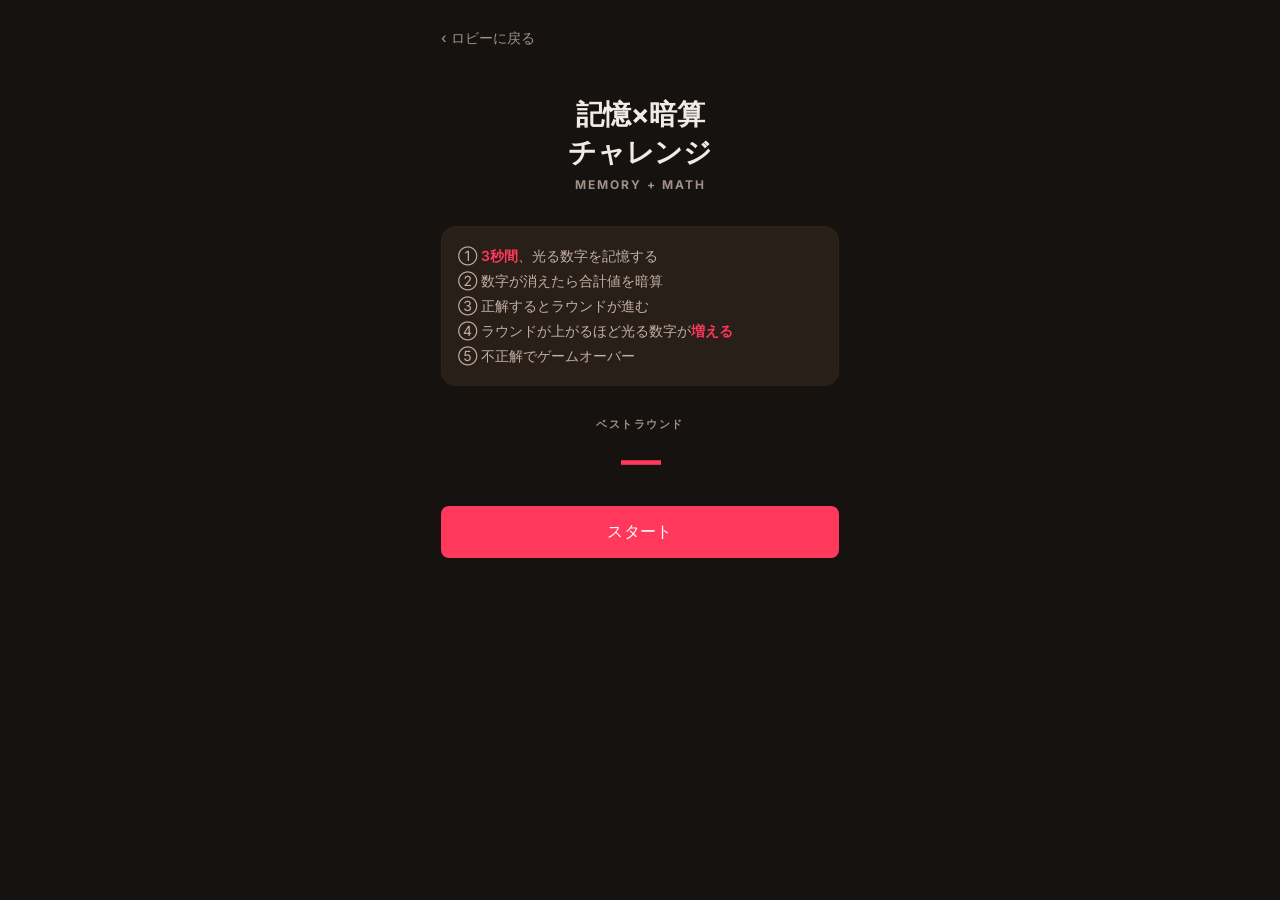
<file: games/memory-plus/index.html>
<!DOCTYPE html>
<html lang="ja">
<head>
<meta charset="UTF-8">
<meta name="viewport" content="width=device-width, initial-scale=1.0, viewport-fit=cover">
<meta name="apple-mobile-web-app-capable" content="yes">
<meta name="apple-mobile-web-app-status-bar-style" content="black-translucent">
<meta name="apple-mobile-web-app-title" content="記憶×暗算">
<title>記憶×暗算チャレンジ</title>
<link rel="manifest" href="/friend-games/manifest.json">
<link rel="apple-touch-icon" href="/friend-games/icons/apple-touch-icon.png">
<link rel="icon" type="image/png" sizes="32x32" href="/friend-games/icons/favicon-32.png">
<link rel="preconnect" href="https://fonts.googleapis.com">
<link href="https://fonts.googleapis.com/css2?family=Inter:wght@400;500;600;700&display=swap" rel="stylesheet">
<link rel="stylesheet" href="../../style.css">
<style>
/* ゲーム固有トークン */
:root {
  --lit:       #f59e0b;
  --lit-dim:   rgba(245, 158, 11, 0.14);
  --ok-dim:    rgba(34, 197, 94, 0.14);
  --ng-dim:    rgba(239, 68, 68, 0.14);
}

@media (max-height: 600px) {
  .game-title   { font-size: 20px !important; }
  .rules-box    { padding: var(--sp-md); font-size: 13px; }
  .countdown-num{ font-size: 52px !important; }
  .cell         { font-size: 14px; }
  .score-value  { font-size: 20px !important; }
  .result-verdict { font-size: 32px !important; margin: var(--sp-md) 0 !important; }
}
@media (max-height: 500px) {
  .rules-box { display: none; }
}

/* ── Shell ── */
.wrapper {
  max-width: 430px;
  margin: 0 auto;
  min-height: 100dvh;
  display: flex;
  flex-direction: column;
  padding: 0 var(--sp-base) max(var(--sp-xxl), env(safe-area-inset-bottom, 0px));
}

/* ── Score Bar (gameplay) ── */
.score-bar {
  display: flex;
  justify-content: space-between;
  padding: calc(env(safe-area-inset-top, 0px) + var(--sp-sm)) 0 var(--sp-sm);
  border-bottom: 1px solid var(--hairline);
  margin-bottom: var(--sp-base);
  flex-shrink: 0;
}
.score-item { text-align: center; flex: 1; }
.score-label {
  display: block;
  font-size: 10px;
  font-weight: 700;
  letter-spacing: 1.5px;
  text-transform: uppercase;
  color: var(--muted);
  margin-bottom: var(--sp-xxs);
}
.score-value {
  font-size: 24px;
  font-weight: 700;
  line-height: 1;
  color: var(--ink);
}

/* ── Screens ── */
.screen { display: none; flex: 1; flex-direction: column; }
.screen.active { display: flex; animation: fadeIn 0.15s ease; }

/* ── Title ── */
.title-nav {
  padding: calc(env(safe-area-inset-top, 0px) + var(--sp-base)) 0 var(--sp-xs);
}
.title-logo {
  text-align: center;
  margin: var(--sp-xl) 0 var(--sp-xl);
}
/* AirBnB display-xl: 28px/700 */
.game-title {
  font-size: 28px;
  font-weight: 700;
  line-height: 1.35;
  letter-spacing: -0.3px;
  color: var(--ink);
}
/* AirBnB micro-label: uppercase/12px/700 */
.game-subtitle {
  font-size: 12px;
  font-weight: 700;
  letter-spacing: 2px;
  text-transform: uppercase;
  color: var(--muted);
  margin-top: var(--sp-xs);
}

/* AirBnB property-card surface */
.rules-box {
  background: var(--surface-card);
  border: 1px solid var(--hairline);
  border-radius: var(--r-md);
  padding: var(--sp-base);
  margin-bottom: var(--sp-lg);
  font-size: 14px;
  font-weight: 400;
  line-height: 1.8;
  color: var(--body-text);
}
.rules-box .hl { color: var(--rausch); font-weight: 600; }

.hi-score-display {
  text-align: center;
  margin-bottom: var(--sp-lg);
}
.hi-score-label {
  font-size: 11px;
  font-weight: 700;
  letter-spacing: 1.5px;
  text-transform: uppercase;
  color: var(--muted);
}
/* AirBnB rating-display: 64px/700 — scaled down for score */
.hi-score-value {
  font-size: 40px;
  font-weight: 700;
  letter-spacing: -1px;
  line-height: 1.1;
  color: var(--rausch);
  display: block;
  margin-top: var(--sp-xs);
}

/* ── Phase label ── */
.phase-label {
  padding-top: calc(env(safe-area-inset-top, 0px) + var(--sp-base));
  font-size: 11px;
  font-weight: 700;
  letter-spacing: 1.5px;
  text-transform: uppercase;
  color: var(--muted);
  text-align: center;
  margin-bottom: var(--sp-md);
}

/* ── Countdown ── */
.countdown-wrap { text-align: center; margin-bottom: var(--sp-md); }
.countdown-num {
  font-size: 80px;
  font-weight: 700;
  line-height: 1;
  color: var(--ink);
  display: inline-block;
  animation: pulse 1s ease-in-out infinite;
}
@keyframes pulse {
  0%, 100% { transform: scale(1);    opacity: 1; }
  50%       { transform: scale(1.08); opacity: 0.65; }
}

/* ── Grid ── */
.grid {
  display: grid;
  grid-template-columns: repeat(4, 1fr);
  gap: var(--sp-sm);
  margin-bottom: var(--sp-base);
}
.cell {
  aspect-ratio: 1;
  display: flex;
  align-items: center;
  justify-content: center;
  background: var(--surface-card);
  border: 1px solid var(--border);
  border-radius: var(--r-sm);
  font-size: 17px;
  font-weight: 600;
  color: var(--muted);
  transition: background 0.25s ease, border-color 0.25s ease, color 0.25s ease;
  cursor: default;
  user-select: none;
  -webkit-user-select: none;
}
.cell.lit {
  color: var(--lit);
  background: var(--lit-dim);
  border-color: var(--lit);
  box-shadow: 0 0 10px rgba(245, 158, 11, 0.2);
  font-weight: 700;
}

/* ── Answer Phase ── */
#screenAnswer {
  justify-content: center;
  gap: var(--sp-base);
}
.answer-prompt {
  padding-top: calc(env(safe-area-inset-top, 0px) + var(--sp-base));
  text-align: center;
  font-size: 14px;
  font-weight: 400;
  line-height: 1.43;
  color: var(--muted);
}
.answer-prompt strong { color: var(--ink); font-weight: 600; }

/* AirBnB text-input proportions */
.num-display {
  width: 100%;
  min-height: 72px;
  background: var(--surface-card);
  border: 1px solid var(--border);
  border-radius: var(--r-md);
  font-size: 42px;
  font-weight: 700;
  text-align: center;
  display: flex;
  align-items: center;
  justify-content: center;
  color: var(--muted);
  transition: color 0.1s, border-color 0.1s;
}
.num-display.has-val {
  color: var(--ink);
  border-color: var(--rausch);
}

/* Keypad — AirBnB icon-button pattern */
.keypad {
  display: grid;
  grid-template-columns: repeat(3, 1fr);
  gap: var(--sp-sm);
}
.key {
  padding: 18px 0;
  background: var(--surface-card);
  border: 1px solid var(--border);
  border-radius: var(--r-sm);
  color: var(--ink);
  font-family: var(--font);
  font-size: 22px;
  font-weight: 600;
  text-align: center;
  cursor: pointer;
  user-select: none;
  -webkit-user-select: none;
  -webkit-tap-highlight-color: transparent;
  transition: background 0.1s;
}
.key:active { background: var(--surface-raised); }
.key.key-del {
  font-size: 14px;
  font-weight: 500;
  color: var(--muted);
}
/* AirBnB button-primary */
.key.key-submit {
  grid-column: span 3;
  background: var(--rausch);
  border-color: var(--rausch);
  color: #ffffff;
  font-size: 16px;
  font-weight: 500;
  letter-spacing: 0.5px;
  padding: 16px 0;
}
.key.key-submit:active {
  background: var(--rausch-active);
  border-color: var(--rausch-active);
}

/* ── Result ── */
.result-verdict {
  padding-top: calc(env(safe-area-inset-top, 0px) + var(--sp-base));
  text-align: center;
  font-size: 42px;
  font-weight: 700;
  letter-spacing: 1px;
  margin: var(--sp-lg) 0 var(--sp-lg);
}
.result-verdict.correct { color: var(--ok); }
.result-verdict.wrong   { color: var(--ng); }

.result-info {
  background: var(--surface-card);
  border: 1px solid var(--hairline);
  border-radius: var(--r-md);
  padding: var(--sp-base);
  margin-bottom: var(--sp-base);
  font-size: 14px;
  line-height: 2;
}
.result-info .row {
  display: flex;
  justify-content: space-between;
  align-items: baseline;
}
.result-info .lbl {
  font-size: 11px;
  font-weight: 700;
  letter-spacing: 1px;
  text-transform: uppercase;
  color: var(--muted);
}
.result-info .val {
  font-size: 16px;
  font-weight: 700;
  color: var(--ink);
}
.result-info .val.red { color: var(--ng); }
.lit-nums {
  color: var(--lit);
  font-size: 13px;
  font-weight: 500;
  word-break: break-all;
  margin-top: var(--sp-xs);
}

.reached-round {
  text-align: center;
  margin-bottom: var(--sp-lg);
  font-size: 11px;
  font-weight: 700;
  letter-spacing: 1.5px;
  text-transform: uppercase;
  color: var(--muted);
}
.reached-round span {
  font-size: 32px;
  font-weight: 700;
  letter-spacing: -0.5px;
  color: var(--rausch);
  display: block;
  margin-top: var(--sp-xs);
  line-height: 1;
}

/* ── Game Buttons ── */
/* AirBnB button-primary */
.game-btn {
  display: block;
  width: 100%;
  height: 52px;
  background: var(--rausch);
  border: none;
  border-radius: var(--r-sm);
  color: #ffffff;
  font-family: var(--font);
  font-size: 16px;
  font-weight: 500;
  letter-spacing: 0.3px;
  cursor: pointer;
  -webkit-tap-highlight-color: transparent;
  transition: background 0.12s;
  margin-bottom: var(--sp-sm);
}
.game-btn:active { background: var(--rausch-active); }

/* AirBnB button-secondary */
.game-btn.ghost {
  background: transparent;
  border: 1px solid var(--border);
  color: var(--muted);
  font-size: 14px;
  font-weight: 500;
  height: 44px;
  margin-bottom: 0;
}
.game-btn.ghost:active { background: var(--surface-raised); }
</style>
</head>
<body>
<div class="wrapper">

  <!-- Score Bar (gameplay only) -->
  <div class="score-bar" id="scoreBar" style="display:none">
    <div class="score-item">
      <span class="score-label">ラウンド</span>
      <span class="score-value" id="sbRound">1</span>
    </div>
    <div class="score-item">
      <span class="score-label">目標</span>
      <span class="score-value" id="sbTarget">2</span>
    </div>
    <div class="score-item">
      <span class="score-label">ベスト</span>
      <span class="score-value" id="sbBest">—</span>
    </div>
  </div>

  <!-- Title -->
  <div class="screen active" id="screenTitle">
    <nav class="title-nav">
      <a class="back-link" href="../../index.html">‹ ロビーに戻る</a>
    </nav>
    <div class="title-logo">
      <h1 class="game-title">記憶×暗算<br>チャレンジ</h1>
      <div class="game-subtitle">Memory + Math</div>
    </div>
    <div class="rules-box">
      <div>① <span class="hl">3秒間</span>、光る数字を記憶する</div>
      <div>② 数字が消えたら合計値を暗算</div>
      <div>③ 正解するとラウンドが進む</div>
      <div>④ ラウンドが上がるほど光る数字が<span class="hl">増える</span></div>
      <div>⑤ 不正解でゲームオーバー</div>
    </div>
    <div class="hi-score-display">
      <span class="hi-score-label">ベストラウンド</span>
      <span class="hi-score-value" id="titleBest">—</span>
    </div>
    <button class="game-btn" onclick="startGame()">スタート</button>
  </div>

  <!-- Memory Phase -->
  <div class="screen" id="screenMemory">
    <div class="phase-label">記憶フェーズ — 光る数字を覚えよう</div>
    <div class="countdown-wrap">
      <span class="countdown-num" id="cdNum">3</span>
    </div>
    <div class="grid" id="memGrid"></div>
  </div>

  <!-- Answer Phase -->
  <div class="screen" id="screenAnswer">
    <div class="answer-prompt">光っていた数字の<strong>合計</strong>を入力</div>
    <div class="num-display" id="numDisplay">—</div>
    <div class="keypad">
      <div class="key" onclick="keyPress('1')">1</div>
      <div class="key" onclick="keyPress('2')">2</div>
      <div class="key" onclick="keyPress('3')">3</div>
      <div class="key" onclick="keyPress('4')">4</div>
      <div class="key" onclick="keyPress('5')">5</div>
      <div class="key" onclick="keyPress('6')">6</div>
      <div class="key" onclick="keyPress('7')">7</div>
      <div class="key" onclick="keyPress('8')">8</div>
      <div class="key" onclick="keyPress('9')">9</div>
      <div class="key key-del" onclick="keyDel()">⌫ DEL</div>
      <div class="key" onclick="keyPress('0')">0</div>
      <div class="key key-del" onclick="keyClear()">CLR</div>
      <div class="key key-submit" onclick="submitAnswer()">答える</div>
    </div>
  </div>

  <!-- Result -->
  <div class="screen" id="screenResult">
    <div class="result-verdict" id="verdict"></div>
    <div class="result-info" id="resultInfo"></div>
    <div class="reached-round" id="reachedRound"></div>
    <button class="game-btn" id="btnNext" onclick="nextAction()"></button>
    <button class="game-btn ghost" onclick="goTitle()">タイトルに戻る</button>
  </div>

</div>

<script>
'use strict';

var audioCtx = null;
var round = 1;
var litIndices = [];
var allNums = [];
var correctSum = 0;
var bestRound = 0;
var cdTimer = null;
var isCorrect = false;

function loadBest() {
  var v = parseInt(localStorage.getItem('mp_best') || '0', 10);
  bestRound = isNaN(v) ? 0 : v;
  updateBestDisplay();
}
function saveBest() {
  localStorage.setItem('mp_best', String(bestRound));
}
function updateBestDisplay() {
  var txt = bestRound > 0 ? String(bestRound) : '—';
  document.getElementById('titleBest').textContent = txt;
  document.getElementById('sbBest').textContent = bestRound > 0 ? String(bestRound) : '—';
}

function initAudio() {
  if (!audioCtx) audioCtx = new (window.AudioContext || window.webkitAudioContext)();
  if (audioCtx.state === 'suspended') audioCtx.resume();
}
function playTone(freq, type, dur, vol) {
  if (!audioCtx) return;
  try {
    var osc = audioCtx.createOscillator();
    var gain = audioCtx.createGain();
    osc.connect(gain);
    gain.connect(audioCtx.destination);
    osc.type = type;
    osc.frequency.value = freq;
    gain.gain.setValueAtTime(vol, audioCtx.currentTime);
    gain.gain.exponentialRampToValueAtTime(0.001, audioCtx.currentTime + dur);
    osc.start(audioCtx.currentTime);
    osc.stop(audioCtx.currentTime + dur);
  } catch(e) {}
}
function playTick()    { playTone(880,  'sine',     0.15, 0.3); }
function playEnd()     { playTone(1200, 'square',   0.4,  0.25); }
function playWrong()   { playTone(200,  'sawtooth', 0.5,  0.2); }
function playCorrect() {
  [523, 659, 784].forEach(function(f, i) {
    setTimeout(function() { playTone(f, 'sine', 0.25, 0.35); }, i * 120);
  });
}

function showScreen(id) {
  document.querySelectorAll('.screen').forEach(function(s) { s.classList.remove('active'); });
  document.getElementById(id).classList.add('active');
  document.getElementById('scoreBar').style.display = (id !== 'screenTitle') ? 'flex' : 'none';
}
function updateScoreBar() {
  document.getElementById('sbRound').textContent = String(round);
  document.getElementById('sbTarget').textContent = String(round + 1);
  document.getElementById('sbBest').textContent = bestRound > 0 ? String(bestRound) : '—';
}

function shuffle(arr) {
  for (var i = arr.length - 1; i > 0; i--) {
    var j = Math.floor(Math.random() * (i + 1));
    var t = arr[i]; arr[i] = arr[j]; arr[j] = t;
  }
}
function buildGrid(id) {
  var c = document.getElementById(id);
  c.innerHTML = '';
  for (var i = 0; i < 20; i++) {
    var el = document.createElement('div');
    el.className = 'cell' + (litIndices.indexOf(i) !== -1 ? ' lit' : '');
    el.textContent = String(allNums[i]);
    c.appendChild(el);
  }
}

function startGame() {
  initAudio();
  round = 1;
  beginRound();
}
function beginRound() {
  updateScoreBar();
  allNums = Array.from({length: 20}, function(_, i) { return i + 1; });
  shuffle(allNums);
  var idx = Array.from({length: 20}, function(_, i) { return i; });
  shuffle(idx);
  litIndices = idx.slice(0, round + 1);
  correctSum = litIndices.reduce(function(s, i) { return s + allNums[i]; }, 0);
  showScreen('screenMemory');
  buildGrid('memGrid');
  startCountdown();
}
function startCountdown() {
  var remaining = 3;
  document.getElementById('cdNum').textContent = String(remaining);
  playTick();
  cdTimer = setInterval(function() {
    remaining--;
    if (remaining > 0) {
      document.getElementById('cdNum').textContent = String(remaining);
      playTick();
    } else {
      clearInterval(cdTimer);
      cdTimer = null;
      playEnd();
      setTimeout(showAnswerPhase, 300);
    }
  }, 1000);
}

var currentInput = '';
function keyPress(d) {
  if (currentInput.length >= 4) return;
  currentInput += d;
  updateDisplay();
}
function keyDel()   { currentInput = currentInput.slice(0, -1); updateDisplay(); }
function keyClear() { currentInput = ''; updateDisplay(); }
function updateDisplay() {
  var el = document.getElementById('numDisplay');
  el.textContent = currentInput || '—';
  el.classList.toggle('has-val', currentInput !== '');
}
function showAnswerPhase() {
  currentInput = '';
  updateDisplay();
  showScreen('screenAnswer');
}
function submitAnswer() {
  var val = parseInt(currentInput, 10);
  if (isNaN(val)) return;
  isCorrect = (val === correctSum);
  if (isCorrect) {
    playCorrect();
  } else {
    playWrong();
    if (round > bestRound) { bestRound = round; saveBest(); }
  }
  showResultScreen(val, isCorrect);
}
function showResultScreen(userVal, correct) {
  showScreen('screenResult');
  updateBestDisplay();
  var verdict = document.getElementById('verdict');
  verdict.textContent = correct ? 'CORRECT' : 'FAILED';
  verdict.className = 'result-verdict ' + (correct ? 'correct' : 'wrong');

  var litNums = litIndices.map(function(i) { return allNums[i]; }).sort(function(a,b){return a-b;});
  var html = '<div class="row"><span class="lbl">正解</span><span class="val">' + correctSum + '</span></div>';
  if (!correct) html += '<div class="row"><span class="lbl">あなたの入力</span><span class="val red">' + userVal + '</span></div>';
  html += '<div class="row"><span class="lbl">光っていた数字</span></div>';
  html += '<div class="lit-nums">[ ' + litNums.join(' + ') + ' ]</div>';
  document.getElementById('resultInfo').innerHTML = html;

  var re = document.getElementById('reachedRound');
  if (!correct) {
    re.innerHTML = 'REACHED ROUND<span>' + round + '</span>';
    if (bestRound > 0) re.innerHTML += '<span style="font-size:12px;color:var(--muted);margin-top:4px;display:block;letter-spacing:1px;">BEST: ' + bestRound + '</span>';
  } else {
    re.innerHTML = '';
  }

  var btn = document.getElementById('btnNext');
  btn.textContent = correct ? '次のラウンドへ' : 'もう一度';
}
function nextAction() {
  if (isCorrect) { round++; beginRound(); }
  else { round = 1; showScreen('screenTitle'); updateBestDisplay(); }
}
function goTitle() {
  if (cdTimer) { clearInterval(cdTimer); cdTimer = null; }
  round = 1;
  showScreen('screenTitle');
  updateBestDisplay();
}

document.addEventListener('keydown', function(e) {
  if (!document.getElementById('screenAnswer').classList.contains('active')) return;
  if (e.key >= '0' && e.key <= '9') keyPress(e.key);
  else if (e.key === 'Backspace') keyDel();
  else if (e.key === 'Enter')     submitAnswer();
  else if (e.key === 'Escape')    keyClear();
});

loadBest();
</script>
<script>if('serviceWorker'in navigator)navigator.serviceWorker.register('/friend-games/service-worker.js');</script>
</body>
</html>
</file>
<file: style.css>
/*
  Friends Games — Shared Design System
  Based on AirBnB Design.md (Rausch, spacing, typography, rounded)
  Adapted to warm dark-mode for a game app context.
*/

/* ===== Reset ===== */
*, *::before, *::after {
  box-sizing: border-box;
  margin: 0;
  padding: 0;
}

/* ===== Design Tokens ===== */
:root {
  /* --- Brand (AirBnB Rausch, unchanged) --- */
  --rausch:         #ff385c;
  --rausch-active:  #e00b41;
  --rausch-dim:     rgba(255, 56, 92, 0.16);

  /* --- Warm Dark Canvas (dark-mode adaptation of AirBnB white) --- */
  --canvas:         #161210;
  --surface:        #1f1914;
  --surface-card:   #271f18;
  --surface-raised: #322720;

  /* --- Text (warm near-white ← ink #222 inverted) --- */
  --ink:            #f2ebe5;
  --body-text:      #c4b0a5;
  --muted:          #a09088;
  --muted-soft:     #5c4e48;
  --on-rausch:      #ffffff;

  /* --- Semantic (shared across games) --- */
  --ok:             #22c55e;
  --ng:             #ef4444;

  /* --- Borders --- */
  --hairline:       #2c2218;
  --border:         #3c2e26;

  /* --- Rounded (AirBnB values, verbatim) --- */
  --r-xs:   4px;
  --r-sm:   8px;
  --r-md:   14px;
  --r-lg:   20px;
  --r-xl:   32px;
  --r-full: 9999px;

  /* --- Spacing (AirBnB 4px base system) --- */
  --sp-xxs:     2px;
  --sp-xs:      4px;
  --sp-sm:      8px;
  --sp-md:      12px;
  --sp-base:    16px;
  --sp-lg:      24px;
  --sp-xl:      32px;
  --sp-xxl:     48px;
  --sp-section: 64px;

  /* --- Typography (AirBnB scale; Inter ≈ Cereal substitute) --- */
  --font: 'Inter', -apple-system, BlinkMacSystemFont,
          'Hiragino Sans', 'Noto Sans JP', sans-serif;

  /* --- Single shadow tier (AirBnB dark-adapted) --- */
  --shadow-card:    0 0 0 1px rgba(0,0,0,0.35),
                    0 2px 8px  rgba(0,0,0,0.25),
                    0 8px 24px rgba(0,0,0,0.45);
  --shadow-raised:  0 0 0 1px rgba(0,0,0,0.45),
                    0 4px 16px rgba(0,0,0,0.5),
                    0 16px 48px rgba(0,0,0,0.6);
}

/* ===== Base ===== */
html {
  height: 100%;
  -webkit-text-size-adjust: 100%;
}

body {
  background: var(--canvas);
  color: var(--ink);
  font-family: var(--font);
  font-size: 16px;
  line-height: 1.5;
  -webkit-font-smoothing: antialiased;
  min-height: 100%;
  min-height: -webkit-fill-available;
}

/* ===== Shared Components ===== */

/* Badge — AirBnB badge token (11px / 600) */
.badge {
  display: inline-flex;
  align-items: center;
  font-size: 11px;
  font-weight: 600;
  line-height: 1.18;
  padding: 3px 10px;
  border-radius: var(--r-full);
  white-space: nowrap;
}
.badge--solo {
  background: rgba(255, 56, 92, 0.18);
  color: #ff8fa3;
}
.badge--multi {
  background: rgba(99, 179, 237, 0.15);
  color: #7ecbea;
}
.badge--coming {
  background: rgba(255, 255, 255, 0.07);
  color: var(--muted);
}

/* Primary button — AirBnB button-primary (48px / Rausch / r-sm) */
.btn-primary {
  display: inline-flex;
  align-items: center;
  justify-content: center;
  background: var(--rausch);
  color: var(--on-rausch);
  font-family: var(--font);
  font-size: 16px;
  font-weight: 500;
  line-height: 1.25;
  padding: 14px 24px;
  height: 48px;
  min-width: 48px;
  border-radius: var(--r-sm);
  border: none;
  cursor: pointer;
  text-decoration: none;
  -webkit-tap-highlight-color: transparent;
  transition: background 0.12s ease;
}
.btn-primary:active {
  background: var(--rausch-active);
}

/* Pill button — AirBnB button-pill-rausch */
.btn-pill {
  display: inline-flex;
  align-items: center;
  justify-content: center;
  background: var(--rausch);
  color: var(--on-rausch);
  font-family: var(--font);
  font-size: 14px;
  font-weight: 500;
  line-height: 1.29;
  padding: 13px 20px;
  border-radius: var(--r-full);
  border: none;
  cursor: pointer;
  text-decoration: none;
  -webkit-tap-highlight-color: transparent;
  transition: background 0.12s ease;
  white-space: nowrap;
}
.btn-pill:active {
  background: var(--rausch-active);
}

/* Back link — used on every game page */
.back-link {
  display: inline-flex;
  align-items: center;
  gap: var(--sp-xs);
  color: var(--muted);
  text-decoration: none;
  font-size: 14px;
  font-weight: 500;
  line-height: 1.29;
  padding: var(--sp-sm) 0;
  min-height: 44px;
  -webkit-tap-highlight-color: transparent;
  transition: color 0.12s;
}
.back-link:active {
  color: var(--ink);
}

/* Reset button defaults when back-link is used on a <button> */
button.back-link {
  background: none;
  border: none;
  -webkit-appearance: none;
  font-family: var(--font);
}

/* Shared screen fade utility */
@keyframes fadeIn {
  from { opacity: 0; transform: translateY(4px); }
  to   { opacity: 1; transform: none; }
}
</file>
